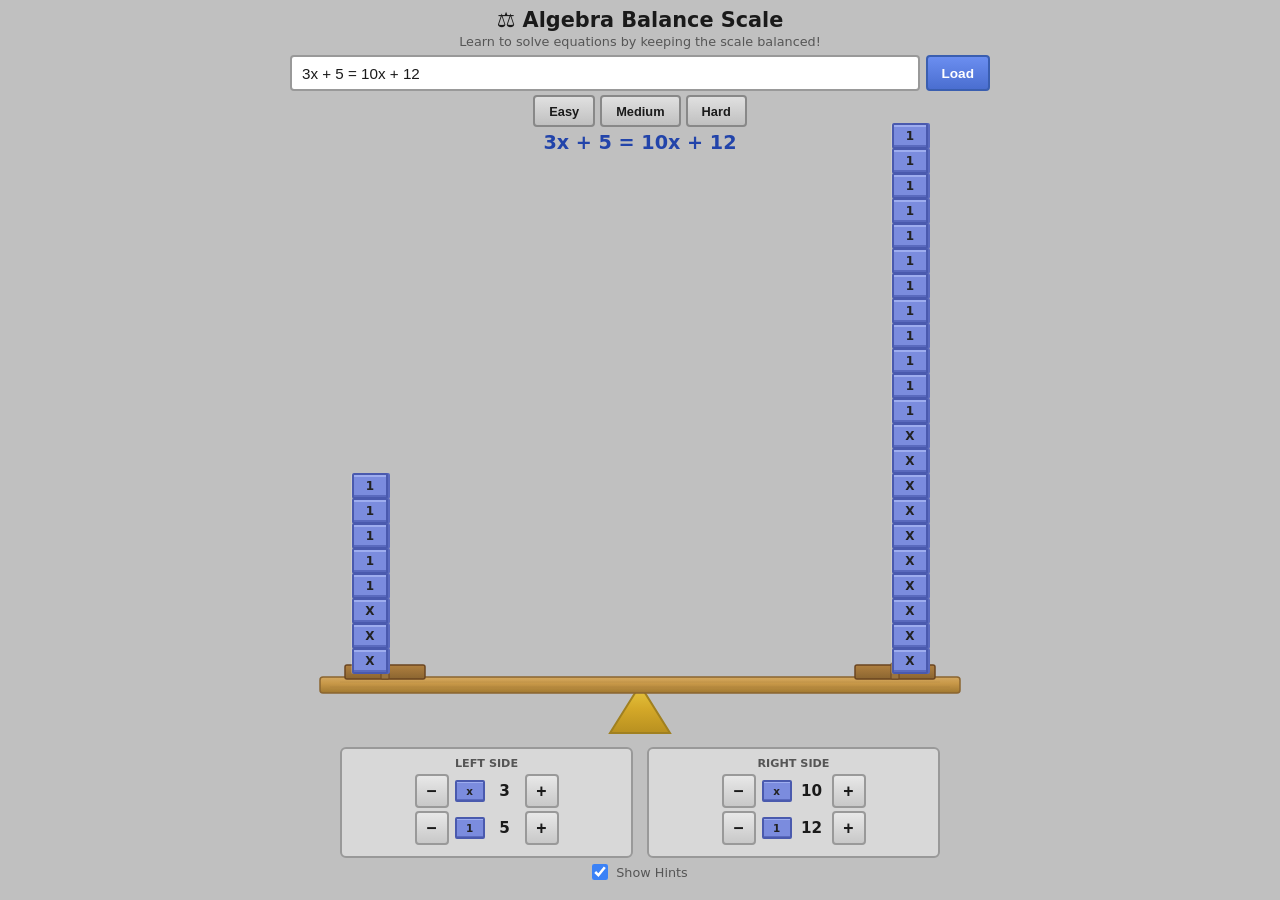
<file: index.html>
<!DOCTYPE html>
<html lang="en">
<head>
<meta charset="UTF-8">
<meta name="viewport" content="width=device-width, initial-scale=1">
<title>Algebra Balance Scale</title>
<link rel="stylesheet" href="styles.css">
</head>
<body>

<h1>⚖️ Algebra Balance Scale</h1>
<p class="subtitle">Learn to solve equations by keeping the scale balanced!</p>

<div class="input-bar">
  <input type="text" id="eqInput" placeholder="Enter equation: 3x + 5 = 10x + 12" aria-label="Equation input">
  <button class="btn btn-primary" onclick="loadEquation()">Load</button>
</div>

<div class="presets">
  <button class="btn btn-preset" onclick="loadPreset('easy',this)" data-eq="2x + 3 = x + 7">Easy</button>
  <button class="btn btn-preset" onclick="loadPreset('medium',this)" data-eq="3x + 5 = 10x + 12">Medium</button>
  <button class="btn btn-preset" onclick="loadPreset('hard',this)" data-eq="4x - 8 = -2x + 10">Hard</button>
</div>

<div class="current-eq" id="currentEq"></div>

<!-- Seesaw area: fills remaining space, beam at the very bottom -->
<div class="seesaw-area">
  <div class="seesaw-wrap">
    <div class="pan-objects pan-left-obj" id="leftObjects"></div>
    <div class="pan-objects pan-right-obj" id="rightObjects"></div>
    <svg class="seesaw-svg" viewBox="0 0 700 80" preserveAspectRatio="xMidYMax meet" id="scaleSvg" style="width:100%;height:100%;display:block;">
      <defs>
        <linearGradient id="fulcrumGrad" x1="0" y1="0" x2="0" y2="1">
          <stop offset="0%" stop-color="#E8C840"/>
          <stop offset="50%" stop-color="#D4A828"/>
          <stop offset="100%" stop-color="#B89020"/>
        </linearGradient>
        <linearGradient id="beamGrad" x1="0" y1="0" x2="0" y2="1">
          <stop offset="0%" stop-color="#D4A860"/>
          <stop offset="40%" stop-color="#C89848"/>
          <stop offset="100%" stop-color="#A07830"/>
        </linearGradient>
        <linearGradient id="shelfGrad" x1="0" y1="0" x2="0" y2="1">
          <stop offset="0%" stop-color="#B08040"/>
          <stop offset="100%" stop-color="#8B6530"/>
        </linearGradient>
      </defs>
      <!-- Fulcrum (trapezoid) -->
      <polygon points="350,30 320,78 380,78" fill="url(#fulcrumGrad)" stroke="#A08020" stroke-width="2"/>
      <!-- Beam group — rotates around fulcrum top -->
      <g id="beamGroup" style="transform-origin: 350px 30px;">
        <!-- Wooden plank -->
        <rect x="30" y="22" width="640" height="16" rx="3" fill="url(#beamGrad)" stroke="#8B6530" stroke-width="1.5"/>
        <!-- Wood grain lines -->
        <line x1="50" y1="27" x2="650" y2="27" stroke="rgba(139,101,48,.25)" stroke-width="0.5"/>
        <line x1="40" y1="32" x2="660" y2="32" stroke="rgba(139,101,48,.25)" stroke-width="0.5"/>
        <!-- Left shelf (on top of beam) -->
        <rect x="55" y="10" width="80" height="14" rx="2" fill="url(#shelfGrad)" stroke="#6B4520" stroke-width="1.5"/>
        <!-- Right shelf (on top of beam) -->
        <rect x="565" y="10" width="80" height="14" rx="2" fill="url(#shelfGrad)" stroke="#6B4520" stroke-width="1.5"/>
        <!-- Small support posts under shelves -->
        <rect x="91" y="8" width="8" height="16" rx="1" fill="#9B7540" stroke="#6B4520" stroke-width="1"/>
        <rect x="601" y="8" width="8" height="16" rx="1" fill="#9B7540" stroke="#6B4520" stroke-width="1"/>
      </g>
    </svg>
  </div>
</div>

<div class="controls-row" id="controlsRow">
  <div class="side-controls">
    <div class="side-label">Left Side</div>
    <div class="ctrl-row">
      <button class="ctrl-btn" onclick="modify('l','x',-1)">−</button>
      <div class="ctrl-icon var">x</div>
      <span class="ctrl-count" id="lxCount">0</span>
      <button class="ctrl-btn" onclick="modify('l','x',1)">+</button>
    </div>
    <div class="ctrl-row">
      <button class="ctrl-btn" onclick="modify('l','c',-1)">−</button>
      <div class="ctrl-icon const">1</div>
      <span class="ctrl-count" id="lcCount">0</span>
      <button class="ctrl-btn" onclick="modify('l','c',1)">+</button>
    </div>
  </div>
  <div class="side-controls">
    <div class="side-label">Right Side</div>
    <div class="ctrl-row">
      <button class="ctrl-btn" onclick="modify('r','x',-1)">−</button>
      <div class="ctrl-icon var">x</div>
      <span class="ctrl-count" id="rxCount">0</span>
      <button class="ctrl-btn" onclick="modify('r','x',1)">+</button>
    </div>
    <div class="ctrl-row">
      <button class="ctrl-btn" onclick="modify('r','c',-1)">−</button>
      <div class="ctrl-icon const">1</div>
      <span class="ctrl-count" id="rcCount">0</span>
      <button class="ctrl-btn" onclick="modify('r','c',1)">+</button>
    </div>
  </div>
</div>

<div class="hint-area">
  <label class="hint-toggle"><input type="checkbox" id="hintToggle" checked onchange="updateHint()"> Show Hints</label>
  <div class="hint-msg hidden" id="hintMsg"></div>
</div>

<div class="success-overlay" id="successOverlay">
  <div class="success-card">
    <h2>🎉 You solved it!</h2>
    <div class="solution" id="solutionText"></div>
    <button class="btn btn-primary" onclick="closeSuccess()">Try Another</button>
  </div>
</div>

<script src="engine.js"></script>
<script src="scale.js"></script>
<script src="hints.js"></script>
<script src="solve.js"></script>
<script src="app.js"></script>
</body>
</html>
</file>
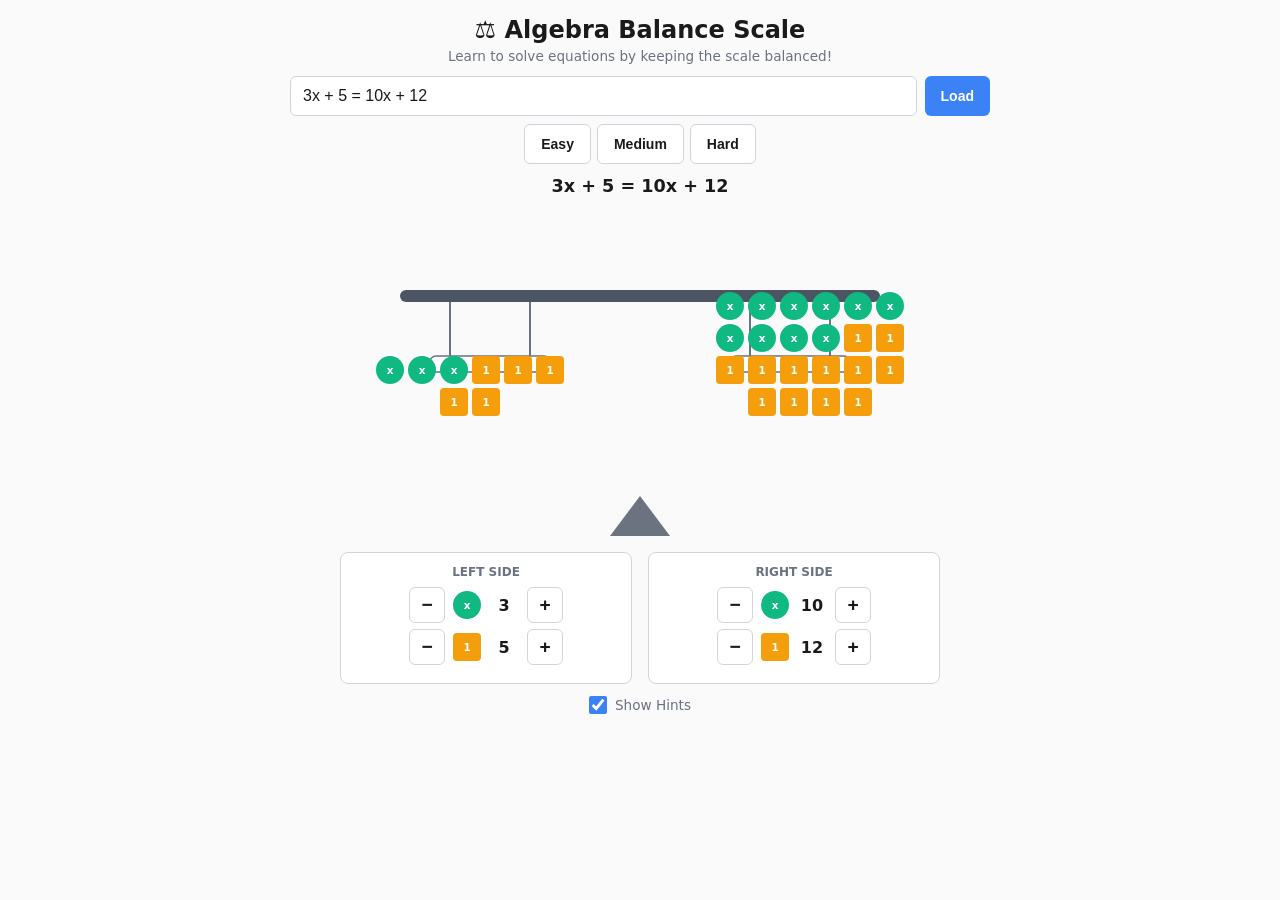
<file: index (1).html>
<!DOCTYPE html>
<html lang="en">
<head>
<meta charset="UTF-8">
<meta name="viewport" content="width=device-width, initial-scale=1">
<title>Algebra Balance Scale</title>
<style>
:root {
  --bg: #FAFAFA; --surface: #FFFFFF; --text: #1A1A1A; --muted: #6B7280;
  --accent: #3B82F6; --success: #10B981; --warning: #F59E0B; --error: #EF4444;
  --var-color: #10B981; --const-color: #F59E0B; --neg-var: #065F46; --neg-const: #92400E;
  --border: #D1D5DB; --radius: 8px; --font: system-ui, -apple-system, 'Segoe UI', sans-serif;
}
@media (prefers-color-scheme: dark) {
  :root {
    --bg: #0F0F0F; --surface: #1A1A1A; --text: #F0F0F0; --muted: #9CA3AF;
    --border: #374151;
  }
}
*, *::before, *::after { box-sizing: border-box; margin: 0; padding: 0; }
body { font-family: var(--font); background: var(--bg); color: var(--text); min-height: 100vh; display: flex; flex-direction: column; align-items: center; padding: 16px; }
h1 { font-size: 1.5rem; margin-bottom: 4px; text-align: center; }
.subtitle { color: var(--muted); font-size: 0.85rem; margin-bottom: 12px; text-align: center; }

/* Input bar */
.input-bar { display: flex; flex-wrap: wrap; gap: 8px; justify-content: center; align-items: center; width: 100%; max-width: 700px; margin-bottom: 8px; }
.input-bar input { flex: 1 1 200px; height: 40px; padding: 0 12px; border: 1px solid var(--border); border-radius: 6px; font-size: 1rem; background: var(--surface); color: var(--text); min-width: 0; }
.input-bar input:focus { outline: none; border-color: var(--accent); box-shadow: 0 0 0 2px rgba(59,130,246,.25); }
.btn { height: 40px; padding: 0 16px; border: none; border-radius: 6px; font-size: 0.875rem; font-weight: 600; cursor: pointer; transition: all .15s ease; min-width: 44px; }
.btn-primary { background: var(--accent); color: #fff; }
.btn-primary:hover { background: #2563EB; }
.btn-preset { background: var(--surface); color: var(--text); border: 1px solid var(--border); }
.btn-preset:hover { border-color: var(--accent); color: var(--accent); }
.btn-preset.active { border-color: var(--accent); background: rgba(59,130,246,.1); color: var(--accent); }
.presets { display: flex; gap: 6px; flex-wrap: wrap; justify-content: center; margin-bottom: 12px; }

/* Current equation display */
.current-eq { font-size: 1.1rem; font-weight: 600; text-align: center; margin-bottom: 12px; min-height: 28px; }

/* Scale container */
.scale-wrap { position: relative; width: 100%; max-width: 600px; height: 320px; margin-bottom: 16px; }

/* Scale SVG styles */
.scale-svg { width: 100%; height: 100%; }
.beam { fill: #4B5563; transition: transform 0.5s ease; transform-origin: 300px 80px; }
.fulcrum { fill: #6B7280; }
.pan-line { stroke: #6B7280; stroke-width: 2; transition: all 0.5s ease; }
.pan-base { fill: var(--surface); stroke: #6B7280; stroke-width: 1.5; rx: 6; transition: all 0.5s ease; }

/* Object pans */
.pan-objects { display: flex; flex-wrap: wrap; gap: 4px; justify-content: center; align-items: flex-end; position: absolute; transition: all 0.5s ease; }
.pan-left-obj { left: 30px; width: 200px; bottom: 120px; }
.pan-right-obj { right: 30px; width: 200px; bottom: 120px; }
.obj { width: 28px; height: 28px; display: flex; align-items: center; justify-content: center; font-size: 0.65rem; font-weight: 700; color: #fff; border-radius: 50%; transition: all .2s ease; }
.obj.var-pos { background: var(--var-color); }
.obj.var-neg { background: var(--neg-var); border: 2px dashed var(--var-color); }
.obj.const-pos { background: var(--const-color); border-radius: 4px; }
.obj.const-neg { background: var(--neg-const); border-radius: 4px; border: 2px dashed var(--const-color); }
.obj.pop-in { animation: popIn .3s ease; }
@keyframes popIn { 0% { transform: scale(0); } 60% { transform: scale(1.2); } 100% { transform: scale(1); } }

/* Controls */
.controls-row { display: flex; gap: 16px; justify-content: center; width: 100%; max-width: 600px; margin-bottom: 12px; }
.side-controls { flex: 1; background: var(--surface); border: 1px solid var(--border); border-radius: var(--radius); padding: 12px; }
.side-label { font-size: 0.75rem; font-weight: 700; text-transform: uppercase; color: var(--muted); margin-bottom: 8px; text-align: center; }
.ctrl-row { display: flex; align-items: center; justify-content: center; gap: 8px; margin-bottom: 6px; }
.ctrl-btn { width: 36px; height: 36px; border: 1px solid var(--border); border-radius: 6px; background: var(--surface); color: var(--text); font-size: 1.2rem; font-weight: 700; cursor: pointer; display: flex; align-items: center; justify-content: center; transition: all .15s ease; }
.ctrl-btn:hover { border-color: var(--accent); color: var(--accent); }
.ctrl-btn:active { transform: scale(0.95); }
.ctrl-icon { width: 28px; height: 28px; display: flex; align-items: center; justify-content: center; font-size: 0.65rem; font-weight: 700; color: #fff; }
.ctrl-icon.var { background: var(--var-color); border-radius: 50%; }
.ctrl-icon.const { background: var(--const-color); border-radius: 4px; }
.ctrl-count { font-size: 1rem; font-weight: 600; min-width: 30px; text-align: center; }

/* Hint area */
.hint-area { width: 100%; max-width: 600px; text-align: center; }
.hint-toggle { display: flex; align-items: center; justify-content: center; gap: 8px; margin-bottom: 8px; font-size: 0.85rem; color: var(--muted); cursor: pointer; }
.hint-toggle input { accent-color: var(--accent); width: 18px; height: 18px; }
.hint-msg { background: rgba(59,130,246,.08); border: 1px solid rgba(59,130,246,.2); border-radius: var(--radius); padding: 10px 16px; font-size: 0.9rem; color: var(--accent); min-height: 0; overflow: hidden; transition: all .3s ease; }
.hint-msg.hidden { padding: 0 16px; border-color: transparent; background: transparent; max-height: 0; opacity: 0; }

/* Success overlay */
.success-overlay { position: fixed; inset: 0; background: rgba(0,0,0,.6); display: flex; align-items: center; justify-content: center; z-index: 100; opacity: 0; pointer-events: none; transition: opacity .3s ease; }
.success-overlay.show { opacity: 1; pointer-events: all; }
.success-card { background: var(--surface); border-radius: 16px; padding: 32px 40px; text-align: center; max-width: 400px; animation: bounceIn .5s ease; }
.success-card h2 { font-size: 1.5rem; margin-bottom: 8px; }
.success-card .solution { font-size: 2rem; font-weight: 700; color: var(--success); margin: 12px 0; }
.success-card .btn { margin-top: 12px; }
@keyframes bounceIn { 0% { transform: scale(0.5); opacity: 0; } 60% { transform: scale(1.05); } 100% { transform: scale(1); opacity: 1; } }

/* Confetti */
.confetti-piece { position: fixed; width: 10px; height: 10px; z-index: 101; pointer-events: none; animation: confettiFall 2s ease forwards; }
@keyframes confettiFall { 0% { opacity: 1; transform: translateY(0) rotate(0deg); } 100% { opacity: 0; transform: translateY(100vh) rotate(720deg); } }

/* Responsive */
@media (max-width: 639px) {
  .controls-row { flex-direction: column; gap: 8px; }
  .scale-wrap { height: 260px; }
  .pan-left-obj, .pan-right-obj { width: 140px; }
  .obj { width: 22px; height: 22px; font-size: 0.55rem; }
  h1 { font-size: 1.25rem; }
}
</style>
</head>
<body>

<h1>⚖️ Algebra Balance Scale</h1>
<p class="subtitle">Learn to solve equations by keeping the scale balanced!</p>

<div class="input-bar">
  <input type="text" id="eqInput" placeholder="Enter equation: 3x + 5 = 10x + 12" aria-label="Equation input">
  <button class="btn btn-primary" onclick="loadEquation()">Load</button>
</div>

<div class="presets">
  <button class="btn btn-preset" onclick="loadPreset('easy',this)" data-eq="2x + 3 = x + 7">Easy</button>
  <button class="btn btn-preset" onclick="loadPreset('medium',this)" data-eq="3x + 5 = 10x + 12">Medium</button>
  <button class="btn btn-preset" onclick="loadPreset('hard',this)" data-eq="4x - 8 = -2x + 10">Hard</button>
</div>

<div class="current-eq" id="currentEq"></div>

<div class="scale-wrap" id="scaleWrap">
  <svg class="scale-svg" viewBox="0 0 600 320" id="scaleSvg">
    <!-- Fulcrum triangle -->
    <polygon class="fulcrum" points="300,280 270,320 330,320"/>
    <!-- Beam -->
    <g id="beamGroup" class="beam">
      <rect x="60" y="74" width="480" height="12" rx="6"/>
      <!-- Left pan strings -->
      <line class="pan-line" id="lStr1" x1="110" y1="86" x2="110" y2="140"/>
      <line class="pan-line" id="lStr2" x1="190" y1="86" x2="190" y2="140"/>
      <!-- Right pan strings -->
      <line class="pan-line" id="rStr1" x1="410" y1="86" x2="410" y2="140"/>
      <line class="pan-line" id="rStr2" x1="490" y1="86" x2="490" y2="140"/>
      <!-- Left pan -->
      <rect class="pan-base" id="leftPan" x="90" y="140" width="120" height="16"/>
      <!-- Right pan -->
      <rect class="pan-base" id="rightPan" x="390" y="140" width="120" height="16"/>
    </g>
  </svg>
  <div class="pan-objects pan-left-obj" id="leftObjects"></div>
  <div class="pan-objects pan-right-obj" id="rightObjects"></div>
</div>

<div class="controls-row" id="controlsRow">
  <div class="side-controls">
    <div class="side-label">Left Side</div>
    <div class="ctrl-row">
      <button class="ctrl-btn" onclick="modify('l','x',-1)">−</button>
      <div class="ctrl-icon var">x</div>
      <span class="ctrl-count" id="lxCount">0</span>
      <button class="ctrl-btn" onclick="modify('l','x',1)">+</button>
    </div>
    <div class="ctrl-row">
      <button class="ctrl-btn" onclick="modify('l','c',-1)">−</button>
      <div class="ctrl-icon const">1</div>
      <span class="ctrl-count" id="lcCount">0</span>
      <button class="ctrl-btn" onclick="modify('l','c',1)">+</button>
    </div>
  </div>
  <div class="side-controls">
    <div class="side-label">Right Side</div>
    <div class="ctrl-row">
      <button class="ctrl-btn" onclick="modify('r','x',-1)">−</button>
      <div class="ctrl-icon var">x</div>
      <span class="ctrl-count" id="rxCount">0</span>
      <button class="ctrl-btn" onclick="modify('r','x',1)">+</button>
    </div>
    <div class="ctrl-row">
      <button class="ctrl-btn" onclick="modify('r','c',-1)">−</button>
      <div class="ctrl-icon const">1</div>
      <span class="ctrl-count" id="rcCount">0</span>
      <button class="ctrl-btn" onclick="modify('r','c',1)">+</button>
    </div>
  </div>
</div>

<div class="hint-area">
  <label class="hint-toggle"><input type="checkbox" id="hintToggle" checked onchange="updateHint()"> Show Hints</label>
  <div class="hint-msg hidden" id="hintMsg"></div>
</div>

<div class="success-overlay" id="successOverlay">
  <div class="success-card">
    <h2>🎉 You solved it!</h2>
    <div class="solution" id="solutionText"></div>
    <button class="btn btn-primary" onclick="closeSuccess()">Try Another</button>
  </div>
</div>
<script>
// State
let state = { lx: 0, lc: 0, rx: 0, rc: 0 };
let initial = { lx: 0, lc: 0, rx: 0, rc: 0 };
let trueX = null; // the actual solution from the original equation
let lastAction = null;
let solved = false;

// Solve the initial equation for x: (lx)*x + lc = (rx)*x + rc => x = (rc - lc) / (lx - rx)
function solveForX(eq) {
  const netX = eq.lx - eq.rx;
  if (netX === 0) return null; // no unique solution
  return (eq.rc - eq.lc) / netX;
}

// Evaluate one side of the equation given x: coeff*x + constant
function evalSide(xCoeff, constant, x) {
  return xCoeff * x + constant;
}

// Check if the current state represents a balanced equation using the true x value
function isBalanced() {
  if (trueX === null) {
    // Original had no unique solution (0x = 0 or 0x = n)
    // Check if current state is also identity or contradiction
    const netX = state.lx - state.rx;
    const netC = state.rc - state.lc;
    return (netX === 0 && netC === 0);
  }
  const left = evalSide(state.lx, state.lc, trueX);
  const right = evalSide(state.rx, state.rc, trueX);
  return Math.abs(left - right) < 0.0001;
}

// Parse equation string like "3x + 5 = 10x + 12" or "3x+5=10x+12"
function parseEquation(str) {
  str = str.replace(/\s+/g, '');
  const eqIdx = str.indexOf('=');
  if (eqIdx === -1) return null;
  const left = str.substring(0, eqIdx);
  const right = str.substring(eqIdx + 1);
  function parseSide(s) {
    let xCoeff = 0, constant = 0;
    // Regex to match terms like +3x, -x, +5, -12, x, 3x
    const re = /([+-]?)(\d*)(x?)/g;
    let m, found = false;
    // Normalize: ensure starts with + or -
    if (s.length > 0 && s[0] !== '+' && s[0] !== '-') s = '+' + s;
    const terms = s.match(/[+-][^+-]+/g);
    if (!terms) return null;
    for (const term of terms) {
      const t = term.trim();
      if (t.includes('x')) {
        const numPart = t.replace('x', '');
        if (numPart === '+' || numPart === '') xCoeff += 1;
        else if (numPart === '-') xCoeff -= 1;
        else xCoeff += parseInt(numPart, 10);
      } else {
        constant += parseInt(t, 10);
      }
    }
    return { x: xCoeff, c: constant };
  }
  const l = parseSide(left);
  const r = parseSide(right);
  if (!l || !r) return null;
  return { lx: l.x, lc: l.c, rx: r.x, rc: r.c };
}

function formatSide(xc, cc) {
  let parts = [];
  if (xc !== 0) {
    if (xc === 1) parts.push('x');
    else if (xc === -1) parts.push('-x');
    else parts.push(xc + 'x');
  }
  if (cc !== 0) {
    if (parts.length > 0) {
      parts.push(cc > 0 ? '+ ' + cc : '- ' + Math.abs(cc));
    } else {
      parts.push('' + cc);
    }
  }
  if (parts.length === 0) parts.push('0');
  return parts.join(' ');
}

function formatEquation() {
  return formatSide(state.lx, state.lc) + ' = ' + formatSide(state.rx, state.rc);
}

function updateURL() {
  const eq = formatEquation().replace(/\s+/g, '');
  const url = new URL(window.location);
  url.searchParams.set('eq', eq);
  history.replaceState(null, '', url);
}

function showHint(msg) {
  const hintEl = document.getElementById('hintMsg');
  hintEl.textContent = msg;
  hintEl.classList.remove('hidden');
}

function loadEquation() {
  const input = document.getElementById('eqInput').value.trim();
  if (!input) return;
  const parsed = parseEquation(input);
  if (!parsed) { showHint("Couldn't parse that equation. Try format: 3x + 5 = 10x + 12"); return; }
  state = { ...parsed };
  initial = { ...parsed };
  trueX = solveForX(parsed);
  solved = false;
  lastAction = null;
  document.querySelectorAll('.btn-preset').forEach(b => b.classList.remove('active'));
  closeSuccess();
  render();
}

function loadPreset(level, btn) {
  const eq = btn.getAttribute('data-eq');
  document.getElementById('eqInput').value = eq;
  document.querySelectorAll('.btn-preset').forEach(b => b.classList.remove('active'));
  btn.classList.add('active');
  loadEquation();
}

function modify(side, type, delta) {
  if (solved) return;
  const key = (side === 'l' ? 'l' : 'r') + (type === 'x' ? 'x' : 'c');
  state[key] += delta;
  lastAction = { side, type, delta };
  render();
  checkSolved();
}


function render() {
  // Update counts
  document.getElementById('lxCount').textContent = state.lx;
  document.getElementById('lcCount').textContent = state.lc;
  document.getElementById('rxCount').textContent = state.rx;
  document.getElementById('rcCount').textContent = state.rc;

  // Update equation display
  document.getElementById('currentEq').textContent = formatEquation();
  updateURL();

  // Render objects
  renderObjects('leftObjects', state.lx, state.lc);
  renderObjects('rightObjects', state.rx, state.rc);

  // Scale tilt based on actual equation evaluation
  const beam = document.getElementById('beamGroup');
  let angle = 0;
  if (trueX !== null) {
    const leftVal = evalSide(state.lx, state.lc, trueX);
    const rightVal = evalSide(state.rx, state.rc, trueX);
    const diff = leftVal - rightVal;
    if (Math.abs(diff) > 0.0001) {
      angle = diff > 0 ? -Math.min(Math.abs(diff) * 2, 15) : Math.min(Math.abs(diff) * 2, 15);
    }
  } else {
    // No unique x (0x=0 or 0x=n): compare constants
    const diff = (state.lc) - (state.rc);
    if (Math.abs(diff) > 0.0001) {
      angle = diff > 0 ? -Math.min(Math.abs(diff) * 2, 15) : Math.min(Math.abs(diff) * 2, 15);
    }
  }
  beam.style.transform = 'rotate(' + angle + 'deg)';

  // Update object positions based on tilt (heavier side goes DOWN = lower bottom)
  const leftObjs = document.getElementById('leftObjects');
  const rightObjs = document.getElementById('rightObjects');
  const baseBottom = 120;
  const tiltOffset = Math.abs(angle) * 2.5;
  if (angle < 0) {
    // Left is heavier: left goes down (lower bottom), right goes up
    leftObjs.style.bottom = (baseBottom - tiltOffset) + 'px';
    rightObjs.style.bottom = (baseBottom + tiltOffset) + 'px';
  } else if (angle > 0) {
    // Right is heavier: right goes down, left goes up
    leftObjs.style.bottom = (baseBottom + tiltOffset) + 'px';
    rightObjs.style.bottom = (baseBottom - tiltOffset) + 'px';
  } else {
    leftObjs.style.bottom = baseBottom + 'px';
    rightObjs.style.bottom = baseBottom + 'px';
  }

  // Hints
  updateHint();
}

function renderObjects(containerId, xc, cc) {
  const el = document.getElementById(containerId);
  el.innerHTML = '';
  // Variable objects
  const xAbs = Math.min(Math.abs(xc), 20);
  for (let i = 0; i < xAbs; i++) {
    const obj = document.createElement('div');
    obj.className = 'obj ' + (xc >= 0 ? 'var-pos' : 'var-neg') + ' pop-in';
    obj.textContent = 'x';
    obj.style.animationDelay = (i * 30) + 'ms';
    el.appendChild(obj);
  }
  // Constant objects
  const cAbs = Math.min(Math.abs(cc), 20);
  for (let i = 0; i < cAbs; i++) {
    const obj = document.createElement('div');
    obj.className = 'obj ' + (cc >= 0 ? 'const-pos' : 'const-neg') + ' pop-in';
    obj.textContent = '1';
    obj.style.animationDelay = ((xAbs + i) * 30) + 'ms';
    el.appendChild(obj);
  }
}

function updateHint() {
  const hintOn = document.getElementById('hintToggle').checked;
  const hintEl = document.getElementById('hintMsg');
  if (!hintOn || !lastAction) { hintEl.classList.add('hidden'); hintEl.textContent = ''; return; }

  const balanced = isBalanced();

  if (balanced) {
    // Balanced — check if we can guide toward solving
    if (state.lx !== 0 && state.rx !== 0) {
      hintEl.textContent = '⚖️ Balanced! Try removing x from one side (and the same from the other) to isolate x.';
    } else if ((state.lx !== 0 || state.rx !== 0) && state.lc !== 0 && state.rc !== 0) {
      hintEl.textContent = '⚖️ Balanced! Now remove constants from the side with x (and from the other side too).';
    } else if (state.lx === 1 && state.lc === 0 && state.rx === 0) {
      hintEl.textContent = '⚖️ Almost there! You have x = ' + state.rc + '. The equation is solved!';
    } else if (state.rx === 1 && state.rc === 0 && state.lx === 0) {
      hintEl.textContent = '⚖️ Almost there! You have ' + state.lc + ' = x. The equation is solved!';
    } else if ((state.lx !== 0 && state.rx === 0 && state.lc === 0) || (state.rx !== 0 && state.lx === 0 && state.rc === 0)) {
      const coeff = state.lx !== 0 ? state.lx : state.rx;
      if (Math.abs(coeff) === 1) {
        hintEl.textContent = '⚖️ You\'ve isolated x! The equation is solved!';
      } else {
        hintEl.textContent = '⚖️ Getting close! You have ' + Math.abs(coeff) + ' x\'s — keep removing from both sides until you have just 1 x.';
      }
    } else {
      hintEl.textContent = '⚖️ The scale is balanced. Keep simplifying!';
    }
    hintEl.classList.remove('hidden');
  } else {
    const a = lastAction;
    const sideName = a.side === 'l' ? 'left' : 'right';
    const typeName = a.type === 'x' ? 'variable (x)' : 'constant';
    const action = a.delta > 0 ? 'added a ' + typeName + ' to' : 'removed a ' + typeName + ' from';
    hintEl.textContent = '⚠️ Unbalanced! You ' + action + ' the ' + sideName + ' side. To keep the equation balanced, do the same to the ' + (sideName === 'left' ? 'right' : 'left') + ' side!';
    hintEl.classList.remove('hidden');
  }
}

function checkSolved() {
  if (!isBalanced()) return;

  // Only solved when exactly 1x (or -1x) on one side, constants only on the other
  if (state.lx === 1 && state.rx === 0 && state.lc === 0 && state.rc !== 0) {
    showSuccess('x = ' + state.rc);
    return;
  }
  if (state.lx === -1 && state.rx === 0 && state.lc === 0 && state.rc !== 0) {
    showSuccess('x = ' + (-state.rc));
    return;
  }
  if (state.rx === 1 && state.lx === 0 && state.rc === 0 && state.lc !== 0) {
    showSuccess('x = ' + state.lc);
    return;
  }
  if (state.rx === -1 && state.lx === 0 && state.rc === 0 && state.lc !== 0) {
    showSuccess('x = ' + (-state.lc));
    return;
  }

  // All zero
  if (state.lx === 0 && state.lc === 0 && state.rx === 0 && state.rc === 0) {
    showSuccess('Infinite solutions! (0 = 0)'); return;
  }
  // No solution
  if (state.lx === 0 && state.rx === 0 && state.lc !== state.rc) {
    showSuccess('No solution! (' + state.lc + ' ≠ ' + state.rc + ')'); return;
  }
}

function formatSolution(val) {
  if (Number.isInteger(val)) return '' + val;
  // Show as simplified fraction
  // Find numerator and denominator from the state
  const num = Math.round(val * 10000);
  const den = 10000;
  const g = gcd(Math.abs(num), den);
  return (num / g) + '/' + (den / g);
}

function gcd(a, b) { return b === 0 ? a : gcd(b, a % b); }

function showSuccess(text) {
  solved = true;
  document.getElementById('solutionText').textContent = text;
  document.getElementById('successOverlay').classList.add('show');
  launchConfetti();
}

function closeSuccess() {
  document.getElementById('successOverlay').classList.remove('show');
  solved = false;
}

function launchConfetti() {
  const colors = ['#10B981','#F59E0B','#3B82F6','#EF4444','#8B5CF6','#EC4899'];
  for (let i = 0; i < 40; i++) {
    const piece = document.createElement('div');
    piece.className = 'confetti-piece';
    piece.style.left = Math.random() * 100 + 'vw';
    piece.style.top = '-20px';
    piece.style.background = colors[Math.floor(Math.random() * colors.length)];
    piece.style.borderRadius = Math.random() > 0.5 ? '50%' : '2px';
    piece.style.width = (6 + Math.random() * 8) + 'px';
    piece.style.height = (6 + Math.random() * 8) + 'px';
    piece.style.animationDelay = (Math.random() * 0.5) + 's';
    piece.style.animationDuration = (1.5 + Math.random()) + 's';
    document.body.appendChild(piece);
    setTimeout(() => piece.remove(), 3000);
  }
}

// Init from URL or default
function init() {
  const params = new URLSearchParams(window.location.search);
  const eq = params.get('eq');
  if (eq) {
    document.getElementById('eqInput').value = eq.replace(/([+-])/g, ' $1 ').replace(/\s+/g, ' ').trim();
    const parsed = parseEquation(eq);
    if (parsed) {
      state = { ...parsed };
      initial = { ...parsed };
      trueX = solveForX(parsed);
    }
  } else {
    // Default equation
    document.getElementById('eqInput').value = '3x + 5 = 10x + 12';
    state = { lx: 3, lc: 5, rx: 10, rc: 12 };
    initial = { ...state };
    trueX = solveForX(state);
  }
  render();
}

// Enter key on input
document.getElementById('eqInput').addEventListener('keydown', function(e) {
  if (e.key === 'Enter') loadEquation();
});

init();
</script>
</body>
</html>
</file>
<file: styles.css>
:root {
  --bg: #C0C0C0; --surface: #D8D8D8; --text: #1A1A1A; --muted: #555;
  --accent: #3B82F6; --success: #10B981; --warning: #F59E0B; --error: #EF4444;
  --block-face: #7B8CDE; --block-top: #9EADEF; --block-side: #5A6ABE;
  --block-border: #4A5AAE;
  --border: #999; --radius: 6px; --font: system-ui, -apple-system, 'Segoe UI', sans-serif;
}
*, *::before, *::after { box-sizing: border-box; margin: 0; padding: 0; }
body { font-family: var(--font); background: var(--bg); color: var(--text); height: 100vh;
  display: flex; flex-direction: column; align-items: center; padding: 8px 16px 12px;
  overflow: hidden; }
h1 { font-size: 1.3rem; margin-bottom: 2px; text-align: center; }
.subtitle { color: var(--muted); font-size: 0.8rem; margin-bottom: 6px; text-align: center; }

/* Input bar */
.input-bar { display: flex; flex-wrap: wrap; gap: 6px; justify-content: center; align-items: center;
  width: 100%; max-width: 700px; margin-bottom: 4px; }
.input-bar input { flex: 1 1 200px; height: 36px; padding: 0 10px; border: 2px solid var(--border);
  border-radius: 4px; font-size: 0.95rem; background: #fff; color: var(--text); min-width: 0; }
.input-bar input:focus { outline: none; border-color: var(--accent); box-shadow: 0 0 0 2px rgba(59,130,246,.25); }
.btn { height: 36px; padding: 0 14px; border: 2px solid #888; border-radius: 4px; font-size: 0.85rem;
  font-weight: 600; cursor: pointer; transition: all .15s ease; min-width: 44px;
  background: linear-gradient(to bottom, #e8e8e8, #c8c8c8); color: var(--text); }
.btn:hover { background: linear-gradient(to bottom, #f0f0f0, #d8d8d8); }
.btn:active { transform: scale(0.97); }
.btn-primary { background: linear-gradient(to bottom, #6B8EF0, #4A6ED0); color: #fff; border-color: #3A5EB0; }
.btn-primary:hover { background: linear-gradient(to bottom, #7B9EFF, #5A7EE0); }
.btn-preset { background: linear-gradient(to bottom, #e0e0e0, #c0c0c0); font-size: 0.8rem; height: 32px; }
.btn-preset:hover { border-color: var(--accent); }
.btn-preset.active { border-color: var(--accent); background: linear-gradient(to bottom, #d0e0ff, #b0c8f0); }
.presets { display: flex; gap: 5px; flex-wrap: wrap; justify-content: center; margin-bottom: 4px; }

/* Current equation display */
.current-eq { font-size: 1.2rem; font-weight: 700; text-align: center; margin-bottom: 0;
  min-height: 24px; color: #2244AA; }

/* === SEESAW AREA === */
.seesaw-area { flex: 1; display: flex; flex-direction: column; justify-content: flex-end;
  width: 100%; max-width: 750px; position: relative; min-height: 0; padding-bottom: 4px; }

.seesaw-wrap { position: relative; width: 100%; height: 80px; flex-shrink: 0; }

/* Object columns — sit on the shelves, grow upward */
.pan-objects { display: flex; flex-direction: column-reverse;
  gap: 0; justify-content: flex-start; align-items: center;
  position: absolute; width: 60px; z-index: 2; transition: bottom 0.5s ease; }
.pan-left-obj { left: 10%; bottom: 62px; }
.pan-right-obj { right: 10%; bottom: 62px; }

/* 3D cube-style blocks */
.obj { width: 36px; height: 26px; display: flex; align-items: center; justify-content: center;
  font-size: 0.75rem; font-weight: 700; color: #222; position: relative;
  background: var(--block-face); border: 2px solid var(--block-border);
  border-radius: 2px; transition: all .2s ease; margin-bottom: -1px;
  box-shadow: inset 0 -2px 0 var(--block-side), inset 0 2px 0 var(--block-top),
    2px 0 0 var(--block-side), -1px 0 0 rgba(255,255,255,.2); }
.obj.var-pos { background: var(--block-face); border-color: var(--block-border); }
.obj.var-neg { background: #9E7BBE; border-color: #7E5B9E;
  box-shadow: inset 0 -2px 0 #7E5B9E, inset 0 2px 0 #BE9BDE, 2px 0 0 #7E5B9E; }
.obj.const-pos { background: var(--block-face); border-color: var(--block-border); }
.obj.const-neg { background: #9E7BBE; border-color: #7E5B9E;
  box-shadow: inset 0 -2px 0 #7E5B9E, inset 0 2px 0 #BE9BDE, 2px 0 0 #7E5B9E; }
.obj .neg-sign { font-size: 0.8rem; font-weight: 900; color: #c00; margin-right: 0; }
.obj.pop-in { animation: popIn .3s ease; }
@keyframes popIn { 0% { transform: scale(0); } 60% { transform: scale(1.1); } 100% { transform: scale(1); } }

/* Controls */
.controls-row { display: flex; gap: 14px; justify-content: center; width: 100%; max-width: 600px;
  margin-top: 8px; margin-bottom: 6px; flex-shrink: 0; }
.side-controls { flex: 1; background: var(--surface); border: 2px solid var(--border);
  border-radius: var(--radius); padding: 8px; }
.side-label { font-size: 0.7rem; font-weight: 700; text-transform: uppercase; color: var(--muted);
  margin-bottom: 4px; text-align: center; }
.ctrl-row { display: flex; align-items: center; justify-content: center; gap: 6px; margin-bottom: 3px; }
.ctrl-btn { width: 34px; height: 34px; border: 2px solid var(--border); border-radius: 4px;
  background: linear-gradient(to bottom, #e8e8e8, #c8c8c8); color: var(--text); font-size: 1.1rem;
  font-weight: 700; cursor: pointer; display: flex; align-items: center; justify-content: center;
  transition: all .15s ease; }
.ctrl-btn:hover { border-color: var(--accent); background: linear-gradient(to bottom, #f0f0f0, #d8d8d8); }
.ctrl-btn:active { transform: scale(0.95); }
.ctrl-icon { width: 30px; height: 22px; display: flex; align-items: center; justify-content: center;
  font-size: 0.65rem; font-weight: 700; color: #222; background: var(--block-face);
  border: 2px solid var(--block-border); border-radius: 2px;
  box-shadow: inset 0 -1px 0 var(--block-side), inset 0 1px 0 var(--block-top); }
.ctrl-count { font-size: 0.95rem; font-weight: 600; min-width: 28px; text-align: center; }

/* Hint area */
.hint-area { width: 100%; max-width: 600px; text-align: center; flex-shrink: 0; }
.hint-toggle { display: flex; align-items: center; justify-content: center; gap: 8px;
  margin-bottom: 4px; font-size: 0.8rem; color: var(--muted); cursor: pointer; }
.hint-toggle input { accent-color: var(--accent); width: 16px; height: 16px; }
.hint-msg { background: rgba(59,130,246,.1); border: 2px solid rgba(59,130,246,.3);
  border-radius: var(--radius); padding: 8px 14px; font-size: 0.85rem; color: #2244AA;
  min-height: 0; overflow: hidden; transition: all .3s ease; }
.hint-msg.hidden { padding: 0 14px; border-color: transparent; background: transparent;
  max-height: 0; opacity: 0; }

/* Success overlay */
.success-overlay { position: fixed; inset: 0; background: rgba(0,0,0,.5); display: flex;
  align-items: center; justify-content: center; z-index: 100; opacity: 0; pointer-events: none;
  transition: opacity .3s ease; }
.success-overlay.show { opacity: 1; pointer-events: all; }
.success-card { background: #f0f0f0; border: 3px solid #888; border-radius: 12px; padding: 28px 36px;
  text-align: center; max-width: 380px; animation: bounceIn .5s ease; }
.success-card h2 { font-size: 1.4rem; margin-bottom: 6px; }
.success-card .solution { font-size: 1.8rem; font-weight: 700; color: #2244AA; margin: 10px 0; }
.success-card .btn { margin-top: 10px; }
@keyframes bounceIn { 0% { transform: scale(0.5); opacity: 0; } 60% { transform: scale(1.05); }
  100% { transform: scale(1); opacity: 1; } }

/* Confetti */
.confetti-piece { position: fixed; width: 10px; height: 10px; z-index: 101; pointer-events: none;
  animation: confettiFall 2s ease forwards; }
@keyframes confettiFall { 0% { opacity: 1; transform: translateY(0) rotate(0deg); }
  100% { opacity: 0; transform: translateY(100vh) rotate(720deg); } }

/* Responsive */
@media (max-width: 639px) {
  .controls-row { flex-direction: column; gap: 6px; }
  .pan-left-obj, .pan-right-obj { width: 50px; }
  .pan-left-obj { left: 6%; }
  .pan-right-obj { right: 6%; }
  .obj { width: 30px; height: 22px; font-size: 0.6rem; }
  .obj .neg-sign { font-size: 0.65rem; }
  h1 { font-size: 1.1rem; }
}
</file>
